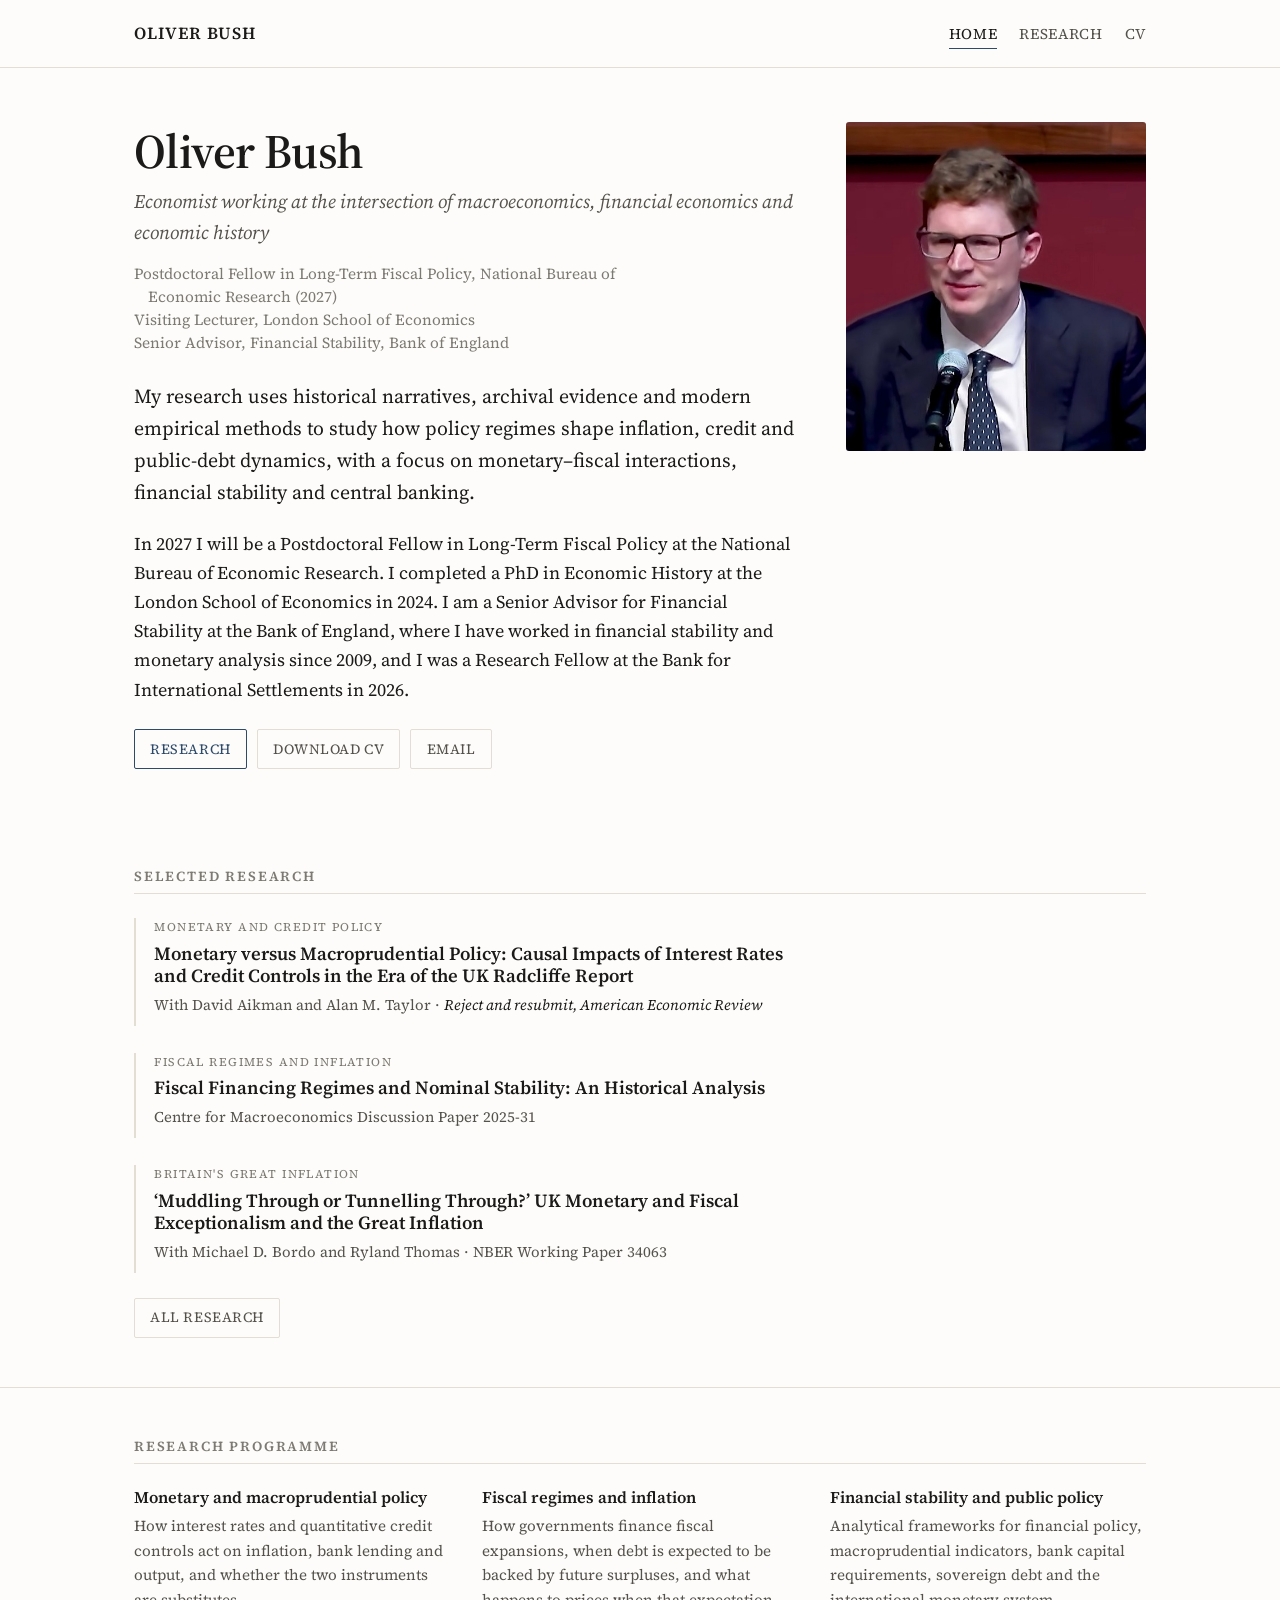
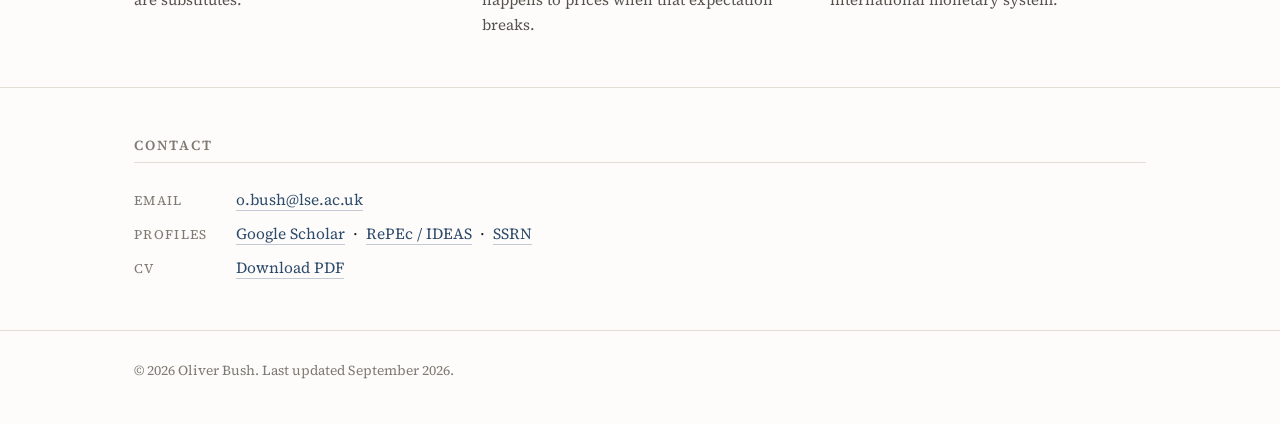
<file: index.html>
<!DOCTYPE html>
<html lang="en">
<head>
<meta charset="utf-8">
<meta name="viewport" content="width=device-width, initial-scale=1">
<title>Oliver Bush</title>
<meta name="description" content="Research on monetary-fiscal interactions, inflation, financial stability and central banking, using British and comparative economic history.">
<link rel="canonical" href="https://oliver-bush.github.io/">
<meta property="og:type" content="profile">
<meta property="og:title" content="Oliver Bush">
<meta property="og:description" content="Research on monetary-fiscal interactions, inflation, financial stability and central banking, using British and comparative economic history.">
<meta property="og:url" content="https://oliver-bush.github.io/">
<meta property="og:image" content="https://oliver-bush.github.io/assets/img/oliver-bush.jpg">
<meta name="twitter:card" content="summary">
<link rel="preconnect" href="https://fonts.googleapis.com">
<link rel="preconnect" href="https://fonts.gstatic.com" crossorigin>
<link href="https://fonts.googleapis.com/css2?family=Source+Serif+4:ital,opsz,wght@0,8..60,400;0,8..60,600;1,8..60,400&display=swap" rel="stylesheet">
<link rel="stylesheet" href="assets/css/style.css">
<script type="application/ld+json">
{
  "@context": "https://schema.org",
  "@type": "Person",
  "name": "Oliver Bush",
  "givenName": "Oliver",
  "familyName": "Bush",
  "url": "https://oliver-bush.github.io/",
  "image": "https://oliver-bush.github.io/assets/img/oliver-bush.jpg",
  "email": "mailto:o.bush@lse.ac.uk",
  "jobTitle": "Economist",
  "description": "Economist working at the intersection of macroeconomics, financial economics and economic history, with research on monetary-fiscal interactions, inflation, credit and financial stability.",
  "affiliation": [
    {
      "@type": "Organization",
      "name": "Bank of England",
      "url": "https://www.bankofengland.co.uk/"
    },
    {
      "@type": "CollegeOrUniversity",
      "name": "London School of Economics and Political Science",
      "url": "https://www.lse.ac.uk/"
    },
    {
      "@type": "Organization",
      "name": "National Bureau of Economic Research",
      "url": "https://www.nber.org/"
    }
  ],
  "alumniOf": [
    {
      "@type": "CollegeOrUniversity",
      "name": "London School of Economics and Political Science"
    },
    {
      "@type": "CollegeOrUniversity",
      "name": "Birkbeck, University of London"
    },
    {
      "@type": "CollegeOrUniversity",
      "name": "University of Oxford"
    }
  ],
  "knowsAbout": [
    "Macroeconomics",
    "Monetary economics",
    "Financial economics",
    "Economic history",
    "Monetary policy",
    "Fiscal policy",
    "Financial stability",
    "Inflation",
    "Central banking"
  ],
  "sameAs": [
    "https://ideas.repec.org/f/pbu393.html",
    "https://scholar.google.com/citations?user=twcPkzMAAAAJ",
    "https://papers.ssrn.com/sol3/cf_dev/AbsByAuth.cfm?per_id=1769771",
    "https://www.lse.ac.uk/people/oliver-bush"
  ]
}
</script>
</head>
<body>

<header class="site-head">
  <div class="wrap">
    <a class="brand" href="index.html">Oliver Bush</a>
    <nav class="main">
      <a href="index.html" aria-current="page">Home</a>
      <a href="research.html">Research</a>
      <a href="cv.html">CV</a>
    </nav>
  </div>
</header>

<main>

  <div class="wrap hero">
    <div>
      <h1 class="name">Oliver Bush</h1>
      <p class="role">Economist working at the intersection of macroeconomics,
        financial economics and economic history</p>
      <p class="affil">
        <span>Postdoctoral Fellow in Long-Term Fiscal Policy, National Bureau of Economic Research (2027)</span>
        <span>Visiting Lecturer, London School of Economics</span>
        <span>Senior Advisor, Financial Stability, Bank of England</span>
      </p>

      <p class="lede" style="margin-top:1.6rem">
        My research uses historical narratives, archival evidence and modern
        empirical methods to study how policy regimes shape inflation, credit and
        public-debt dynamics, with a focus on monetary–fiscal interactions,
        financial stability and central banking.
      </p>

      <p>
        In 2027 I will be a Postdoctoral Fellow in Long-Term Fiscal Policy at the
        National Bureau of Economic Research. I completed a PhD in Economic History
        at the London School of Economics in 2024. I am a Senior Advisor for Financial Stability at the Bank
        of England, where I have worked in financial stability and monetary
        analysis since 2009, and I was a Research Fellow at the Bank for
        International Settlements in 2026.
      </p>

      <div class="btn-row">
        <a class="btn primary" href="research.html">Research</a>
        <a class="btn" href="files/cv-oliver-bush.pdf?v=2026-11">Download CV</a>
        <a class="btn" href="mailto:o.bush@lse.ac.uk">Email</a>
      </div>
    </div>

    <figure class="portrait">
      <img src="assets/img/oliver-bush.jpg" width="535" height="585"
           alt="Oliver Bush speaking at a Hoover Institution conference.">
    </figure>
  </div>

  <section>
    <div class="wrap">
      <h2 class="section">Selected research</h2>
      <div class="selected papers">

        <article class="paper">
          <p class="kicker">Monetary and credit policy</p>
          <h3><a href="research.html#radcliffe">Monetary versus Macroprudential Policy: Causal Impacts of Interest Rates and Credit Controls in the Era of the UK Radcliffe Report</a></h3>
          <p class="meta">With David Aikman and Alan M. Taylor · <span class="status">Reject and resubmit, <em>American Economic Review</em></span></p>
        </article>

        <article class="paper">
          <p class="kicker">Fiscal regimes and inflation</p>
          <h3><a href="research.html#fiscal-financing">Fiscal Financing Regimes and Nominal Stability: An Historical Analysis</a></h3>
          <p class="meta">Centre for Macroeconomics Discussion Paper 2025-31</p>
        </article>

        <article class="paper">
          <p class="kicker">Britain's Great Inflation</p>
          <h3><a href="research.html#muddling">&lsquo;Muddling Through or Tunnelling Through?&rsquo; UK Monetary and Fiscal Exceptionalism and the Great Inflation</a></h3>
          <p class="meta">With Michael D. Bordo and Ryland Thomas · NBER Working Paper 34063</p>
        </article>

      </div>
      <div class="btn-row">
        <a class="btn" href="research.html">All research</a>
      </div>
    </div>
  </section>

  <section>
    <div class="wrap">
      <h2 class="section">Research programme</h2>
      <div class="themes">
        <div>
          <h3>Monetary and macroprudential policy</h3>
          <p>How interest rates and quantitative credit controls act on inflation, bank lending and output, and whether the two instruments are substitutes.</p>
        </div>
        <div>
          <h3>Fiscal regimes and inflation</h3>
          <p>How governments finance fiscal expansions, when debt is expected to be backed by future surpluses, and what happens to prices when that expectation breaks.</p>
        </div>
        <div>
          <h3>Financial stability and public policy</h3>
          <p>Analytical frameworks for financial policy, macroprudential indicators, bank capital requirements, sovereign debt and the international monetary system.</p>
        </div>
      </div>
    </div>
  </section>

  <section>
    <div class="wrap narrow contact">
      <h2 class="section">Contact</h2>
      <dl>
        <dt>Email</dt>
        <dd><a href="mailto:o.bush@lse.ac.uk">o.bush@lse.ac.uk</a></dd>
        <dt>Profiles</dt>
        <dd>
          <a href="https://scholar.google.com/citations?user=twcPkzMAAAAJ">Google Scholar</a> &nbsp;·&nbsp;
          <a href="https://ideas.repec.org/f/pbu393.html">RePEc / IDEAS</a> &nbsp;·&nbsp;
          <a href="https://papers.ssrn.com/sol3/cf_dev/AbsByAuth.cfm?per_id=1769771">SSRN</a>
        </dd>
        <dt>CV</dt>
        <dd><a href="files/cv-oliver-bush.pdf?v=2026-11">Download PDF</a></dd>
      </dl>
    </div>
  </section>

</main>

<footer class="site-foot">
  <div class="wrap">
    <p>© <span id="yr">2026</span> Oliver Bush. Last updated September 2026.</p>
  </div>
</footer>
<script>document.getElementById('yr').textContent=new Date().getFullYear();</script>

</body>
</html>
</file>
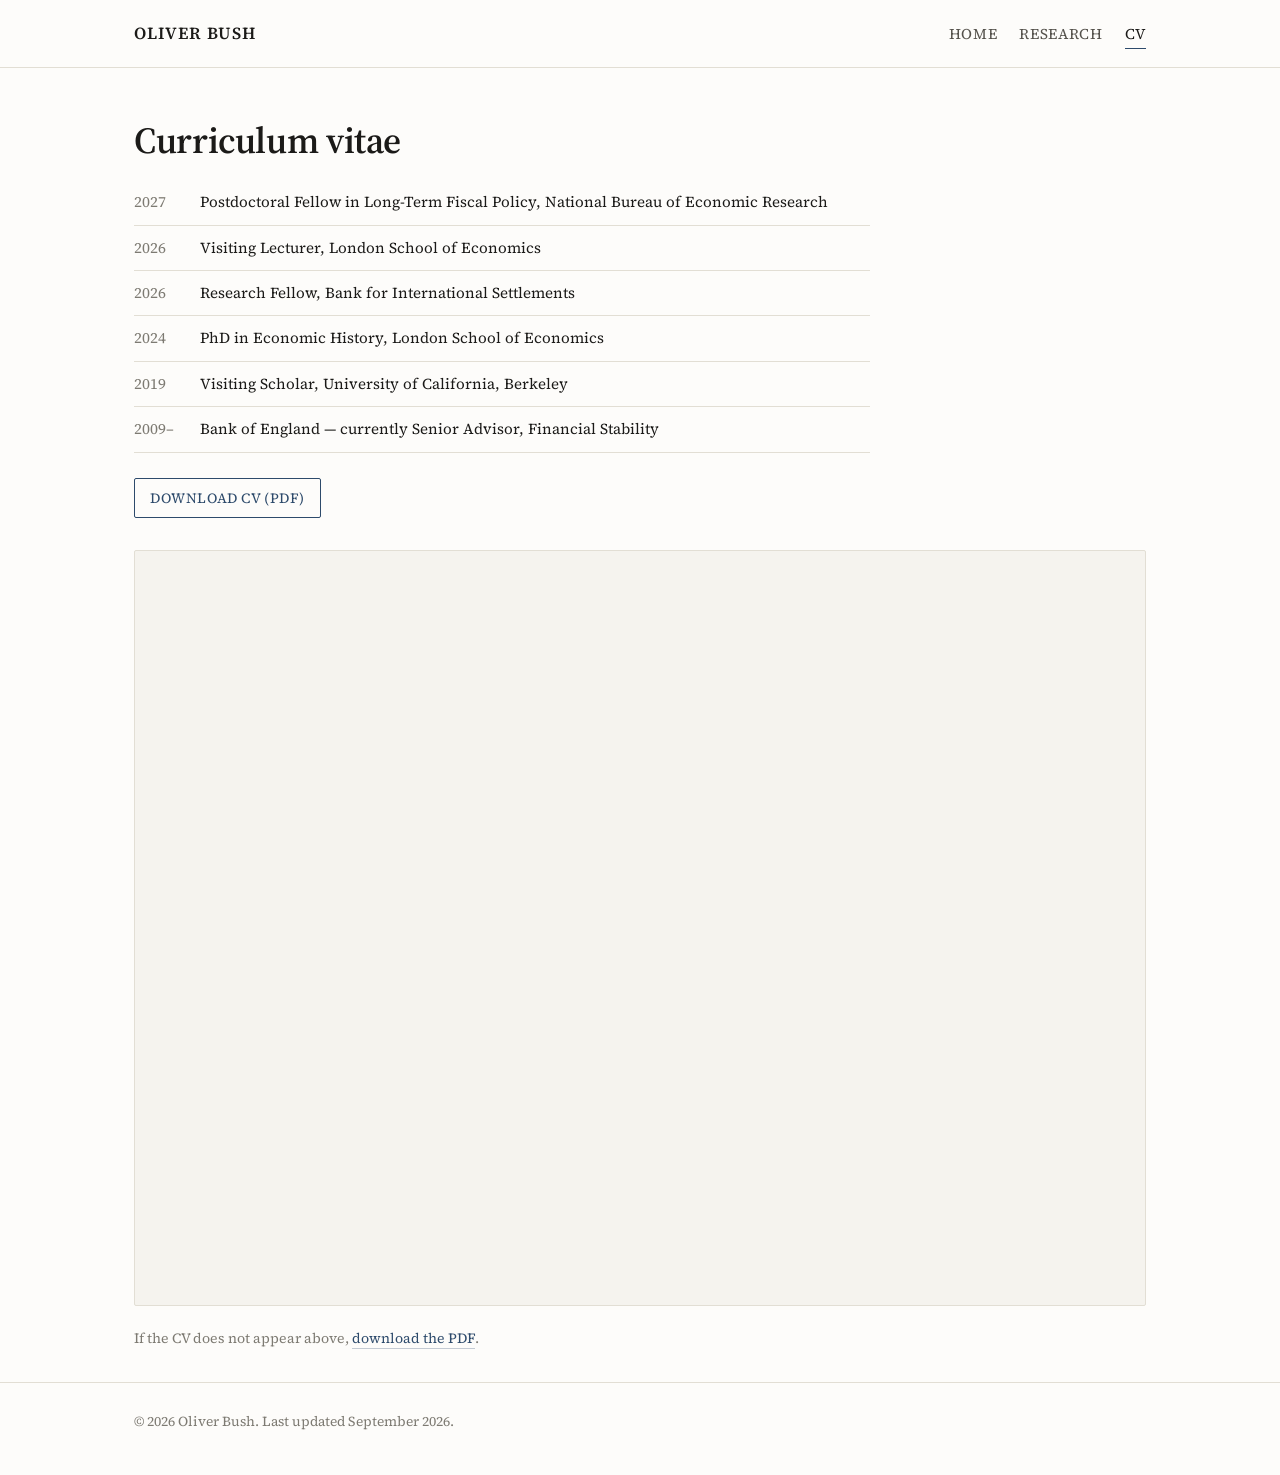
<file: cv.html>
<!DOCTYPE html>
<html lang="en">
<head>
<meta charset="utf-8">
<meta name="viewport" content="width=device-width, initial-scale=1">
<title>CV | Oliver Bush</title>
<meta name="description" content="Curriculum vitae of Oliver Bush, economist working at the intersection of macroeconomics, financial economics and economic history.">
<link rel="canonical" href="https://oliver-bush.github.io/cv.html">
<link rel="preconnect" href="https://fonts.googleapis.com">
<link rel="preconnect" href="https://fonts.gstatic.com" crossorigin>
<link href="https://fonts.googleapis.com/css2?family=Source+Serif+4:ital,opsz,wght@0,8..60,400;0,8..60,600;1,8..60,400&display=swap" rel="stylesheet">
<link rel="stylesheet" href="assets/css/style.css">
</head>
<body>

<header class="site-head">
  <div class="wrap">
    <a class="brand" href="index.html">Oliver Bush</a>
    <nav class="main">
      <a href="index.html">Home</a>
      <a href="research.html">Research</a>
      <a href="cv.html" aria-current="page">CV</a>
    </nav>
  </div>
</header>

<main>

  <section style="padding-bottom:2rem">
    <div class="wrap">
      <h1 class="page-title">Curriculum vitae</h1>

      <div class="table-scroll" style="max-width:46rem">
        <table>
          <tbody>
            <tr><td class="year">2027</td><td>Postdoctoral Fellow in Long-Term Fiscal Policy, National Bureau of Economic Research</td></tr>
            <tr><td class="year">2026</td><td>Visiting Lecturer, London School of Economics</td></tr>
            <tr><td class="year">2026</td><td>Research Fellow, Bank for International Settlements</td></tr>
            <tr><td class="year">2024</td><td>PhD in Economic History, London School of Economics</td></tr>
            <tr><td class="year">2019</td><td>Visiting Scholar, University of California, Berkeley</td></tr>
            <tr><td class="year">2009&ndash;</td><td>Bank of England &mdash; currently Senior Advisor, Financial Stability</td></tr>
          </tbody>
        </table>
      </div>

      <div class="btn-row">
        <a class="btn primary" href="files/cv-oliver-bush.pdf?v=2026-11">Download CV (PDF)</a>
      </div>

      <p class="cv-embed-note" style="margin-top:1.6rem">
        The full CV is available as a PDF using the button above.
      </p>

      <iframe class="cv-embed" style="margin-top:2rem"
              src="files/cv-oliver-bush.pdf?v=2026-11#view=FitH"
              title="Curriculum vitae of Oliver Bush (PDF)"></iframe>
      <p class="embed-fallback">
        If the CV does not appear above,
        <a href="files/cv-oliver-bush.pdf?v=2026-11">download the PDF</a>.
      </p>
    </div>
  </section>

</main>

<footer class="site-foot">
  <div class="wrap">
    <p>© <span id="yr">2026</span> Oliver Bush. Last updated September 2026.</p>
  </div>
</footer>
<script>document.getElementById('yr').textContent=new Date().getFullYear();</script>

</body>
</html>
</file>
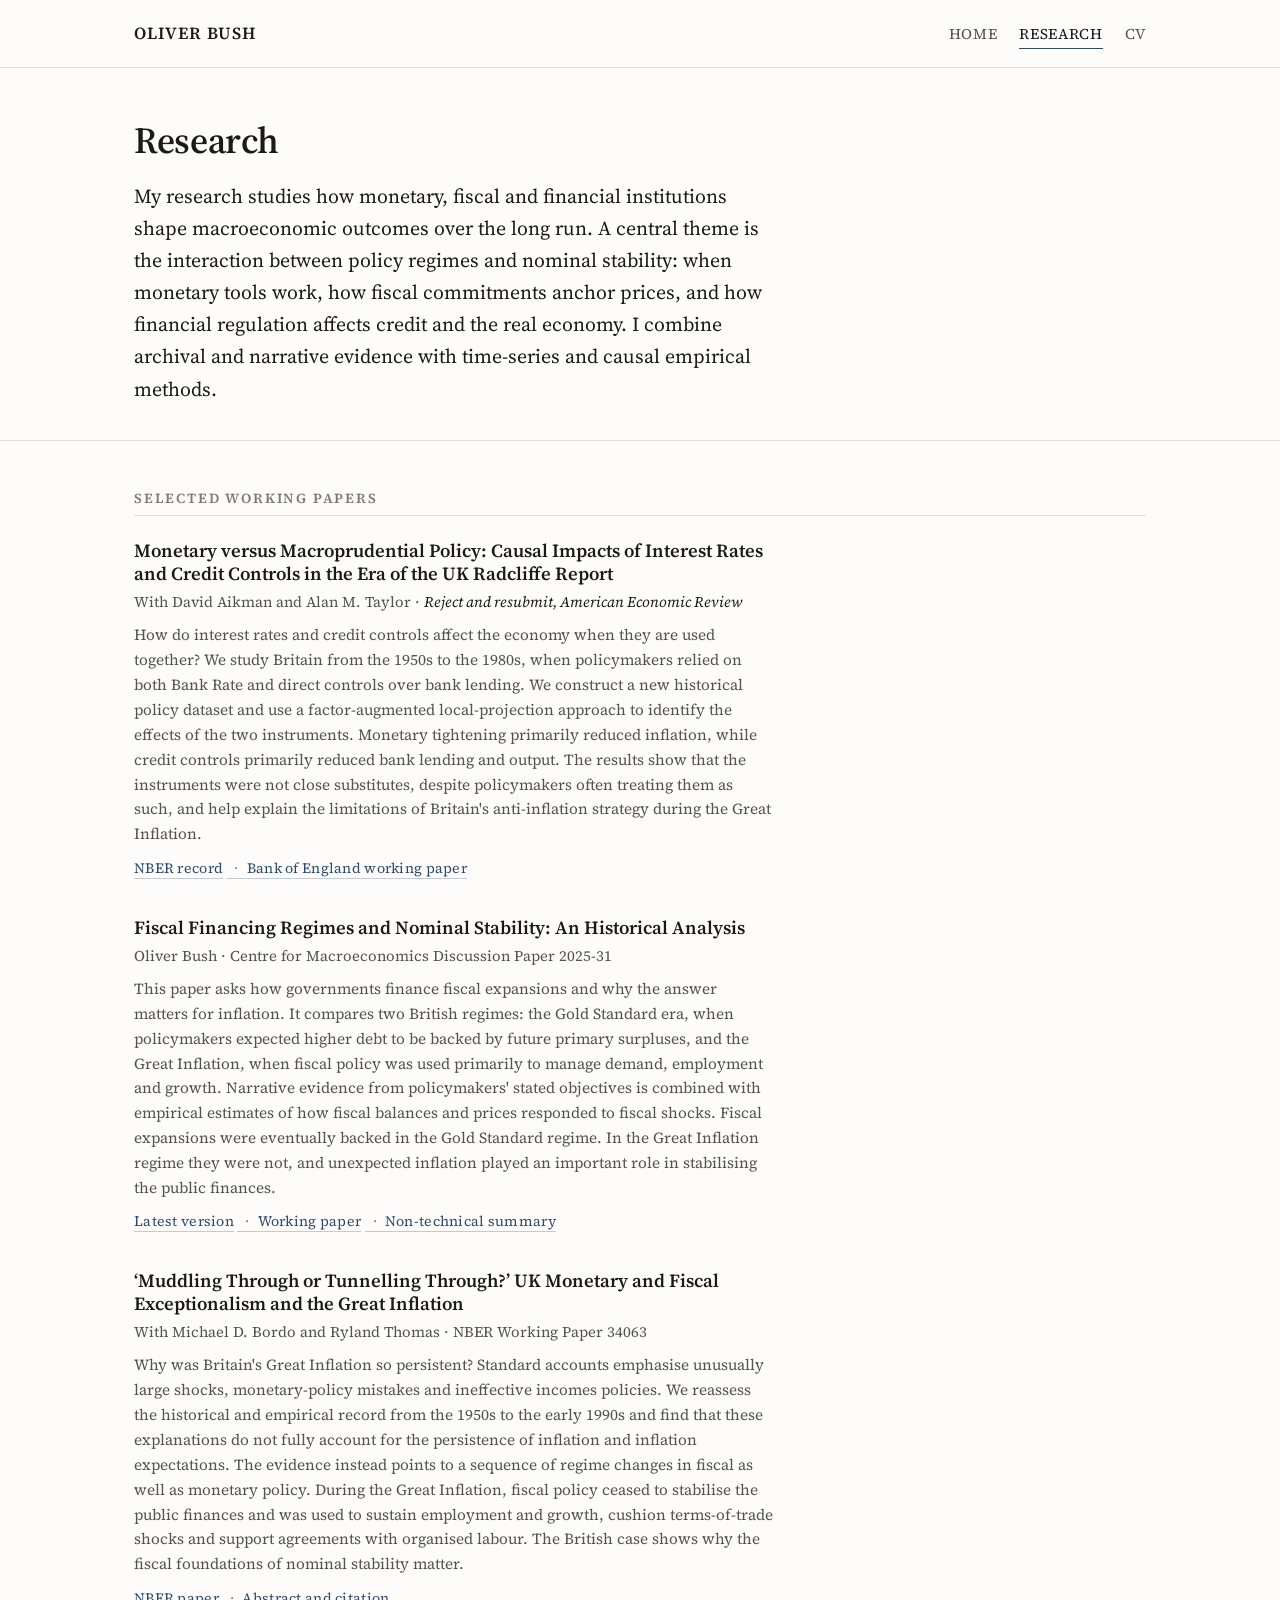
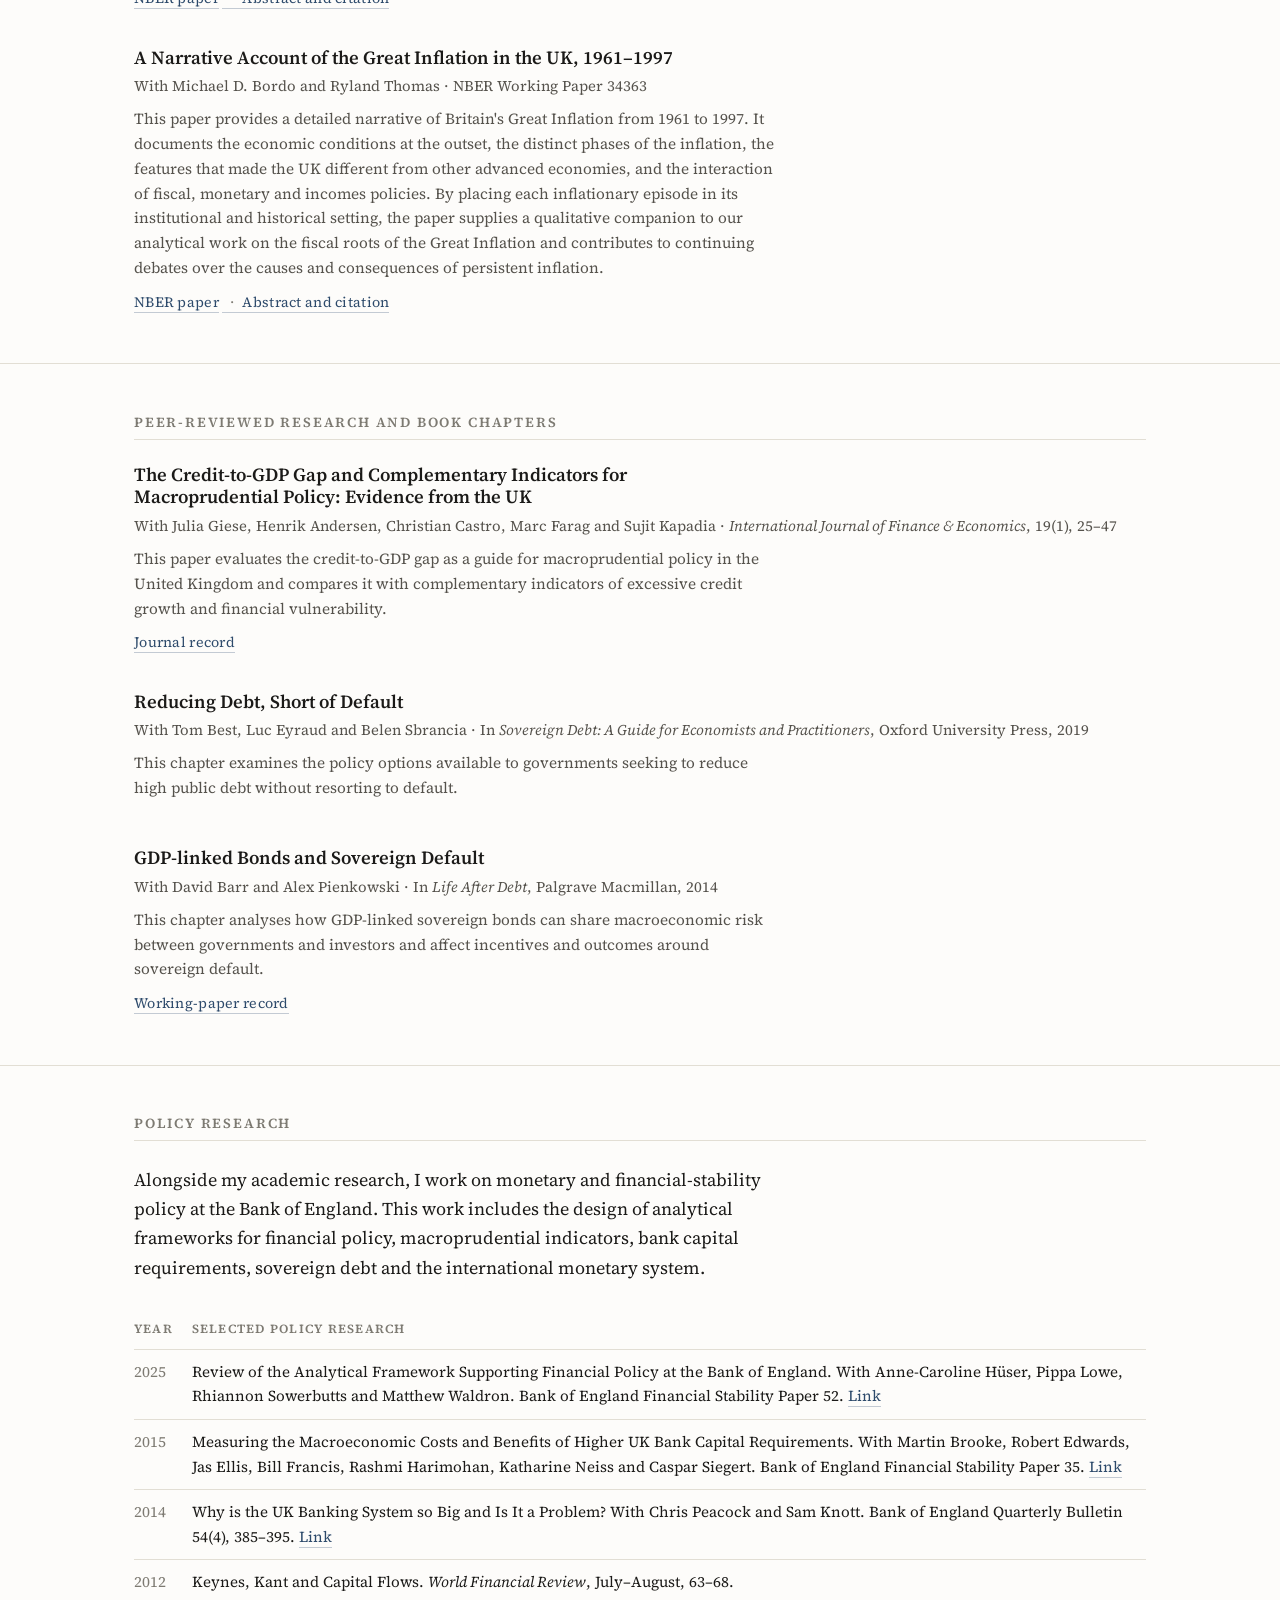
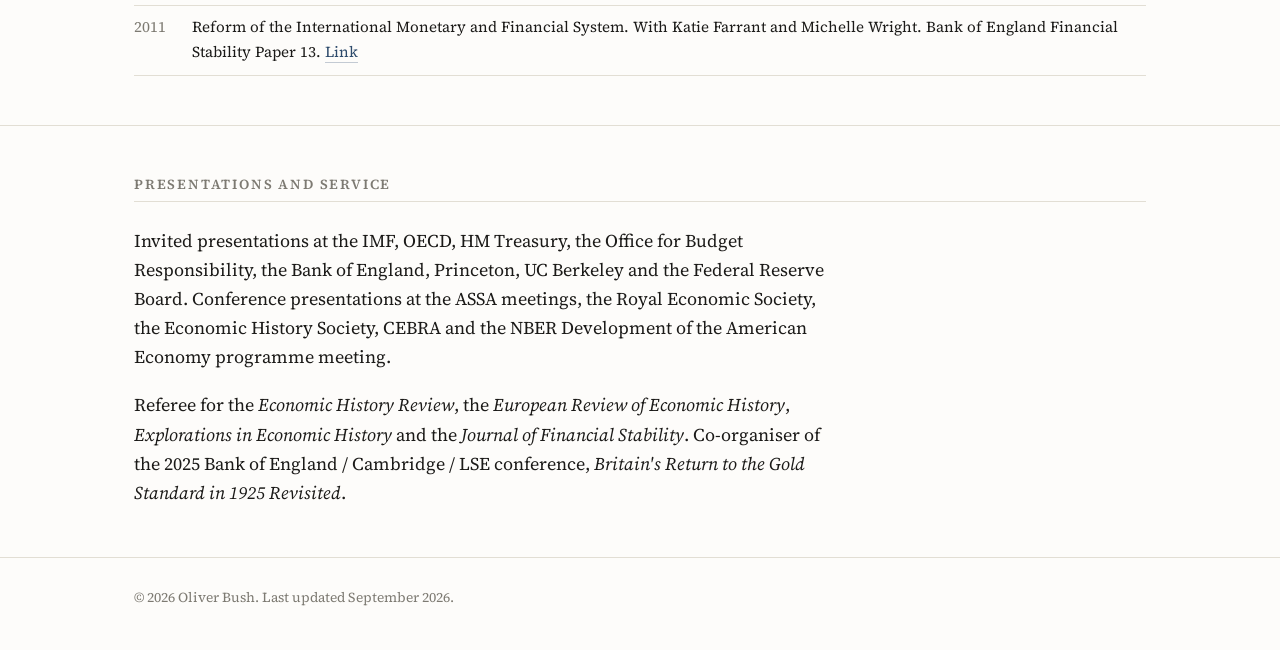
<file: research.html>
<!DOCTYPE html>
<html lang="en">
<head>
<meta charset="utf-8">
<meta name="viewport" content="width=device-width, initial-scale=1">
<title>Research | Oliver Bush</title>
<meta name="description" content="Working papers, peer-reviewed research and policy research by Oliver Bush on monetary-fiscal interactions, inflation, credit controls and financial stability.">
<link rel="canonical" href="https://oliver-bush.github.io/research.html">
<link rel="preconnect" href="https://fonts.googleapis.com">
<link rel="preconnect" href="https://fonts.gstatic.com" crossorigin>
<link href="https://fonts.googleapis.com/css2?family=Source+Serif+4:ital,opsz,wght@0,8..60,400;0,8..60,600;1,8..60,400&display=swap" rel="stylesheet">
<link rel="stylesheet" href="assets/css/style.css">
</head>
<body>

<header class="site-head">
  <div class="wrap">
    <a class="brand" href="index.html">Oliver Bush</a>
    <nav class="main">
      <a href="index.html">Home</a>
      <a href="research.html" aria-current="page">Research</a>
      <a href="cv.html">CV</a>
    </nav>
  </div>
</header>

<main>

  <section style="padding-bottom:2.2rem">
    <div class="wrap">
      <h1 class="page-title">Research</h1>
      <p class="lede" style="max-width:40rem">
        My research studies how monetary, fiscal and financial institutions shape
        macroeconomic outcomes over the long run. A central theme is the interaction
        between policy regimes and nominal stability: when monetary tools work, how
        fiscal commitments anchor prices, and how financial regulation affects credit
        and the real economy. I combine archival and narrative evidence with
        time-series and causal empirical methods.
      </p>
    </div>
  </section>

  <section>
    <div class="wrap">
      <h2 class="section">Selected working papers</h2>
      <div class="papers">

        <article class="paper" id="radcliffe">
          <h3>Monetary versus Macroprudential Policy: Causal Impacts of Interest Rates and Credit Controls in the Era of the UK Radcliffe Report</h3>
          <p class="meta">With David Aikman and Alan M. Taylor · <span class="status">Reject and resubmit, <em>American Economic Review</em></span></p>
          <p class="abstract">
            How do interest rates and credit controls affect the economy when they are
            used together? We study Britain from the 1950s to the 1980s, when
            policymakers relied on both Bank Rate and direct controls over bank lending.
            We construct a new historical policy dataset and use a factor-augmented
            local-projection approach to identify the effects of the two instruments.
            Monetary tightening primarily reduced inflation, while credit controls
            primarily reduced bank lending and output. The results show that the
            instruments were not close substitutes, despite policymakers often treating
            them as such, and help explain the limitations of Britain's anti-inflation
            strategy during the Great Inflation.
          </p>
          <p class="links">
            <a href="https://www.nber.org/papers/w22380">NBER record</a>
            <a href="https://www.bankofengland.co.uk/working-paper/2016/monetary-versus-macroprudential-policies-causal-impacts-of-interest-rates-and-credit-controls">Bank of England working paper</a>
          </p>
        </article>

        <article class="paper" id="fiscal-financing">
          <h3>Fiscal Financing Regimes and Nominal Stability: An Historical Analysis</h3>
          <p class="meta">Oliver Bush · Centre for Macroeconomics Discussion Paper 2025-31</p>
          <p class="abstract">
            This paper asks how governments finance fiscal expansions and why the answer
            matters for inflation. It compares two British regimes: the Gold Standard
            era, when policymakers expected higher debt to be backed by future primary
            surpluses, and the Great Inflation, when fiscal policy was used primarily to
            manage demand, employment and growth. Narrative evidence from policymakers'
            stated objectives is combined with empirical estimates of how fiscal balances
            and prices responded to fiscal shocks. Fiscal expansions were eventually
            backed in the Gold Standard regime. In the Great Inflation regime they were
            not, and unexpected inflation played an important role in stabilising the
            public finances.
          </p>
          <p class="links">
            <a href="files/fiscal-financing-regimes.pdf?v=2026-11">Latest version</a>
            <a href="https://www.lse.ac.uk/CFM/assets/pdf/CFM-Discussion-Papers-2025/CFMDP2025-31-Paper.pdf">Working paper</a>
            <a href="https://www.lse.ac.uk/CFM/assets/pdf/CFM-Discussion-Papers-2025/CFMDP2025-31-Summary.pdf">Non-technical summary</a>
          </p>
        </article>

        <article class="paper" id="muddling">
          <h3>&lsquo;Muddling Through or Tunnelling Through?&rsquo; UK Monetary and Fiscal Exceptionalism and the Great Inflation</h3>
          <p class="meta">With Michael D. Bordo and Ryland Thomas · NBER Working Paper 34063</p>
          <p class="abstract">
            Why was Britain's Great Inflation so persistent? Standard accounts emphasise
            unusually large shocks, monetary-policy mistakes and ineffective incomes
            policies. We reassess the historical and empirical record from the 1950s to
            the early 1990s and find that these explanations do not fully account for the
            persistence of inflation and inflation expectations. The evidence instead
            points to a sequence of regime changes in fiscal as well as monetary policy.
            During the Great Inflation, fiscal policy ceased to stabilise the public
            finances and was used to sustain employment and growth, cushion
            terms-of-trade shocks and support agreements with organised labour. The
            British case shows why the fiscal foundations of nominal stability matter.
          </p>
          <p class="links">
            <a href="https://www.nber.org/papers/w34063">NBER paper</a>
            <a href="https://ideas.repec.org/p/nbr/nberwo/34063.html">Abstract and citation</a>
          </p>
        </article>

        <article class="paper" id="narrative">
          <h3>A Narrative Account of the Great Inflation in the UK, 1961&ndash;1997</h3>
          <p class="meta">With Michael D. Bordo and Ryland Thomas · NBER Working Paper 34363</p>
          <p class="abstract">
            This paper provides a detailed narrative of Britain's Great Inflation from
            1961 to 1997. It documents the economic conditions at the outset, the
            distinct phases of the inflation, the features that made the UK different
            from other advanced economies, and the interaction of fiscal, monetary and
            incomes policies. By placing each inflationary episode in its institutional
            and historical setting, the paper supplies a qualitative companion to our
            analytical work on the fiscal roots of the Great Inflation and contributes to
            continuing debates over the causes and consequences of persistent inflation.
          </p>
          <p class="links">
            <a href="https://www.nber.org/papers/w34363">NBER paper</a>
            <a href="https://ideas.repec.org/p/nbr/nberwo/34363.html">Abstract and citation</a>
          </p>
        </article>

      </div>
    </div>
  </section>

  <section>
    <div class="wrap">
      <h2 class="section">Peer-reviewed research and book chapters</h2>
      <div class="papers">

        <article class="paper">
          <h3>The Credit-to-GDP Gap and Complementary Indicators for Macroprudential Policy: Evidence from the UK</h3>
          <p class="meta">With Julia Giese, Henrik Andersen, Christian Castro, Marc Farag and Sujit Kapadia · <em>International Journal of Finance &amp; Economics</em>, 19(1), 25&ndash;47</p>
          <p class="abstract">
            This paper evaluates the credit-to-GDP gap as a guide for macroprudential
            policy in the United Kingdom and compares it with complementary indicators of
            excessive credit growth and financial vulnerability.
          </p>
          <p class="links">
            <a href="https://ideas.repec.org/a/wly/ijfiec/v19y2014i1p25-47.html">Journal record</a>
          </p>
        </article>

        <article class="paper">
          <h3>Reducing Debt, Short of Default</h3>
          <p class="meta">With Tom Best, Luc Eyraud and Belen Sbrancia · In <em>Sovereign Debt: A Guide for Economists and Practitioners</em>, Oxford University Press, 2019</p>
          <p class="abstract">
            This chapter examines the policy options available to governments seeking to
            reduce high public debt without resorting to default.
          </p>
        </article>

        <article class="paper">
          <h3>GDP-linked Bonds and Sovereign Default</h3>
          <p class="meta">With David Barr and Alex Pienkowski · In <em>Life After Debt</em>, Palgrave Macmillan, 2014</p>
          <p class="abstract">
            This chapter analyses how GDP-linked sovereign bonds can share macroeconomic
            risk between governments and investors and affect incentives and outcomes
            around sovereign default.
          </p>
          <p class="links">
            <a href="https://ideas.repec.org/p/boe/boeewp/0484.html">Working-paper record</a>
          </p>
        </article>

      </div>
    </div>
  </section>

  <section>
    <div class="wrap">
      <h2 class="section">Policy research</h2>
      <p style="max-width:40rem">
        Alongside my academic research, I work on monetary and financial-stability
        policy at the Bank of England. This work includes the design of analytical
        frameworks for financial policy, macroprudential indicators, bank capital
        requirements, sovereign debt and the international monetary system.
      </p>
      <div class="table-scroll" style="margin-top:1.7rem">
        <table>
          <thead>
            <tr><th scope="col">Year</th><th scope="col">Selected policy research</th></tr>
          </thead>
          <tbody>
            <tr>
              <td class="year">2025</td>
              <td>Review of the Analytical Framework Supporting Financial Policy at the Bank of England. With Anne-Caroline Hüser, Pippa Lowe, Rhiannon Sowerbutts and Matthew Waldron. Bank of England Financial Stability Paper 52. <a href="https://www.bankofengland.co.uk/financial-stability-paper/2025/review-of-the-analytical-framework-supporting-financial-policy-at-the-boe">Link</a></td>
            </tr>
            <tr>
              <td class="year">2015</td>
              <td>Measuring the Macroeconomic Costs and Benefits of Higher UK Bank Capital Requirements. With Martin Brooke, Robert Edwards, Jas Ellis, Bill Francis, Rashmi Harimohan, Katharine Neiss and Caspar Siegert. Bank of England Financial Stability Paper 35. <a href="https://www.bankofengland.co.uk/financial-stability-paper/2015/measuring-the-macroeconomic-costs-and-benefits-of-higher-uk-bank-capital-requirements">Link</a></td>
            </tr>
            <tr>
              <td class="year">2014</td>
              <td>Why is the UK Banking System so Big and Is It a Problem? With Chris Peacock and Sam Knott. Bank of England Quarterly Bulletin 54(4), 385&ndash;395. <a href="https://ideas.repec.org/a/boe/qbullt/0157.html">Link</a></td>
            </tr>
            <tr>
              <td class="year">2012</td>
              <td>Keynes, Kant and Capital Flows. <em>World Financial Review</em>, July&ndash;August, 63&ndash;68.</td>
            </tr>
            <tr>
              <td class="year">2011</td>
              <td>Reform of the International Monetary and Financial System. With Katie Farrant and Michelle Wright. Bank of England Financial Stability Paper 13. <a href="https://ideas.repec.org/p/boe/finsta/0013.html">Link</a></td>
            </tr>
          </tbody>
        </table>
      </div>
    </div>
  </section>

  <section>
    <div class="wrap narrow">
      <h2 class="section">Presentations and service</h2>
      <p>
        Invited presentations at the IMF, OECD, HM Treasury, the Office for Budget
        Responsibility, the Bank of England, Princeton, UC Berkeley and the Federal
        Reserve Board. Conference presentations at the ASSA meetings, the Royal Economic
        Society, the Economic History Society, CEBRA and the NBER Development of the
        American Economy programme meeting.
      </p>
      <p>
        Referee for the <em>Economic History Review</em>, the <em>European Review of
        Economic History</em>, <em>Explorations in Economic History</em> and the
        <em>Journal of Financial Stability</em>. Co-organiser of the 2025 Bank of
        England / Cambridge / LSE conference, <em>Britain's Return to the Gold Standard
        in 1925 Revisited</em>.
      </p>
    </div>
  </section>

</main>

<footer class="site-foot">
  <div class="wrap">
    <p>© <span id="yr">2026</span> Oliver Bush. Last updated September 2026.</p>
  </div>
</footer>
<script>document.getElementById('yr').textContent=new Date().getFullYear();</script>

</body>
</html>
</file>
<file: assets/css/style.css>
/* Oliver Bush — academic site
   Palette and type are defined once here. */

:root {
  --bg:        #fdfcfa;
  --bg-soft:   #f5f3ee;
  --rule:      #e2ded4;
  --ink:       #1b1a18;
  --ink-soft:  #55524c;
  --ink-faint: #7d7a72;
  --accent:    #2d4a6b;
  --maxw:      1060px;
  --measure:   40rem;
}
:root {
  --accent-dk: #1c3049;
}

@media (prefers-color-scheme: dark) {
  :root {
    --bg:        #16171a;
    --bg-soft:   #1e2024;
    --rule:      #32353b;
    --ink:       #e8e6e1;
    --ink-soft:  #b3afa7;
    --ink-faint: #8a867e;
    --accent:    #9cc0e4;
    --accent-dk: #c2d8ef;
  }
}

*, *::before, *::after { box-sizing: border-box; }

html { -webkit-text-size-adjust: 100%; }

body {
  margin: 0;
  background: var(--bg);
  color: var(--ink);
  font-family: "Source Serif 4", "Iowan Old Style", Charter, Georgia, "Times New Roman", serif;
  font-size: 18px;
  line-height: 1.62;
  -webkit-font-smoothing: antialiased;
}

@media (max-width: 640px) { body { font-size: 17px; } }

a { color: var(--accent); text-decoration: none; border-bottom: 1px solid rgba(45,74,107,.28); }
a:hover { border-bottom-color: currentColor; }
@media (prefers-color-scheme: dark) { a { border-bottom-color: rgba(156,192,228,.35); } }

img { max-width: 100%; display: block; }

.wrap { max-width: var(--maxw); margin: 0 auto; padding-inline: 24px; }

/* "narrow" keeps the left edge flush with the rest of the page and only
   constrains the measure of the running text. */
.narrow > p,
.narrow > .lede,
.narrow > dl,
.narrow > .papers,
.narrow > .table-scroll,
.narrow > .page-title,
.narrow > .meta { max-width: 44rem; }

/* ---------- header ---------- */

.site-head {
  border-bottom: 1px solid var(--rule);
  background: var(--bg);
}
.site-head .wrap {
  display: flex;
  flex-wrap: wrap;
  align-items: baseline;
  justify-content: space-between;
  gap: 8px 28px;
  padding-block: 20px 18px;
}
.brand {
  font-size: 1.06rem;
  letter-spacing: .055em;
  text-transform: uppercase;
  color: var(--ink);
  border: 0;
  font-weight: 600;
}
.brand:hover { color: var(--accent); }

nav.main { display: flex; flex-wrap: wrap; gap: 22px; }
nav.main a {
  font-size: .93rem;
  letter-spacing: .045em;
  text-transform: uppercase;
  color: var(--ink-soft);
  border: 0;
  padding-bottom: 2px;
}
nav.main a:hover { color: var(--accent); }
nav.main a[aria-current="page"] {
  color: var(--ink);
  border-bottom: 1.5px solid var(--accent);
}

/* ---------- type ---------- */

h1, h2, h3 { line-height: 1.22; font-weight: 600; margin: 0; }

h1.name {
  font-size: clamp(2.1rem, 5.4vw, 3rem);
  letter-spacing: -.012em;
  margin-bottom: .28rem;
}
h1.page-title {
  font-size: clamp(1.8rem, 4.2vw, 2.3rem);
  letter-spacing: -.01em;
  margin-bottom: 1.1rem;
}
.role {
  font-size: clamp(1.06rem, 2.4vw, 1.2rem);
  color: var(--ink-soft);
  margin: 0 0 .9rem;
  font-style: italic;
}
.affil {
  font-size: .96rem;
  color: var(--ink-faint);
  margin: 0;
  line-height: 1.5;
}
/* each role is one block; a role that wraps gets a hanging indent so its
   continuation reads as part of the same entry, not a separate affiliation */
.affil span {
  display: block;
  text-indent: -0.9em;
  padding-left: 0.9em;
  max-width: 34rem;
}

h2.section {
  font-size: .87rem;
  letter-spacing: .13em;
  text-transform: uppercase;
  color: var(--ink-faint);
  font-weight: 600;
  padding-bottom: .5rem;
  border-bottom: 1px solid var(--rule);
  margin-bottom: 1.5rem;
}

.lede {
  font-size: 1.1em;
  color: var(--ink);
}

p { margin: 0 0 1.05em; }
p:last-child { margin-bottom: 0; }

/* ---------- layout blocks ---------- */

section { padding-block: 3.1rem; }
section + section { border-top: 1px solid var(--rule); }
@media (max-width: 640px) { section { padding-block: 2.4rem; } }

.hero {
  display: grid;
  grid-template-columns: minmax(0, 1fr) 300px;
  gap: 48px;
  align-items: start;
  padding-block: 3.4rem 3.1rem;
}
@media (max-width: 780px) {
  .hero { grid-template-columns: 1fr; gap: 28px; padding-block: 2.4rem; }
  .portrait { max-width: 200px; order: -1; margin: 0; }
}
.portrait { margin: 0; }
.portrait img {
  width: 100%;
  height: auto;
  border-radius: 3px;
  filter: saturate(.94);
}
.portrait figcaption {
  font-size: .78rem;
  color: var(--ink-faint);
  margin-top: .5rem;
}

/* ---------- buttons ---------- */

.btn-row { display: flex; flex-wrap: wrap; gap: 10px; margin-top: 1.6rem; }
.btn {
  display: inline-block;
  border: 1px solid var(--rule);
  border-radius: 2px;
  padding: .46rem .95rem;
  font-size: .88rem;
  letter-spacing: .04em;
  text-transform: uppercase;
  color: var(--ink-soft);
  background: transparent;
}
.btn:hover { border-color: var(--accent); color: var(--accent); background: var(--bg-soft); }
.btn.primary { border-color: var(--accent); color: var(--accent); }

/* ---------- paper entries ---------- */

.papers { display: flex; flex-direction: column; gap: 2.3rem; }
.papers.tight { gap: 1.5rem; }

.paper .kicker {
  font-size: .74rem;
  letter-spacing: .12em;
  text-transform: uppercase;
  color: var(--ink-faint);
  margin-bottom: .34rem;
}
.paper h3 {
  font-size: 1.16rem;
  margin-bottom: .3rem;
  max-width: var(--measure);
}
.paper h3 a { color: var(--ink); border: 0; }
.paper h3 a:hover { color: var(--accent); }
.paper .meta {
  font-size: .93rem;
  color: var(--ink-soft);
  margin-bottom: .55rem;
}
.paper .meta .status {
  color: var(--ink);
  font-style: italic;
}
.paper .abstract {
  max-width: var(--measure);
  font-size: .96rem;
  color: var(--ink-soft);
  margin-bottom: .6rem;
}
.paper .links {
  font-size: .89rem;
  letter-spacing: .02em;
}
.paper .links a + a::before {
  content: "·";
  color: var(--ink-faint);
  margin: 0 .5rem;
  border: 0;
  display: inline-block;
}

/* selected-research cards on the home page */
.selected { display: grid; gap: 1.7rem; }
.selected .paper {
  border-left: 2px solid var(--rule);
  padding-left: 1.15rem;
}
.selected .paper:hover { border-left-color: var(--accent); }

/* ---------- themes ---------- */

.themes { display: grid; grid-template-columns: repeat(3, 1fr); gap: 2rem; }
@media (max-width: 780px) { .themes { grid-template-columns: 1fr; gap: 1.5rem; } }
.themes h3 { font-size: 1.02rem; margin-bottom: .4rem; }
.themes p { font-size: .95rem; color: var(--ink-soft); }

/* ---------- tables ---------- */

.table-scroll { overflow-x: auto; }
table { border-collapse: collapse; width: 100%; font-size: .95rem; }
th, td { text-align: left; padding: .62rem 1rem .62rem 0; vertical-align: top; border-bottom: 1px solid var(--rule); }
th { font-weight: 600; color: var(--ink-faint); font-size: .78rem; letter-spacing: .1em; text-transform: uppercase; }
td.year, td.ch { white-space: nowrap; color: var(--ink-faint); width: 1%; padding-right: 1.6rem; }

/* ---------- contact ---------- */

.contact dl { display: grid; grid-template-columns: max-content 1fr; gap: .55rem 1.8rem; margin: 0; font-size: .97rem; }
.contact dt { color: var(--ink-faint); font-size: .82rem; letter-spacing: .1em; text-transform: uppercase; padding-top: .18em; }
.contact dd { margin: 0; }
@media (max-width: 520px) { .contact dl { grid-template-columns: 1fr; gap: .1rem 0; } .contact dd { margin-bottom: .8rem; } }

/* ---------- cv embed ---------- */

.cv-embed {
  width: 100%;
  height: min(84vh, 1000px);
  border: 1px solid var(--rule);
  border-radius: 2px;
  background: var(--bg-soft);
}
@media (max-width: 780px) { .cv-embed { display: none; } }
.cv-embed-note { display: none; font-size: .95rem; color: var(--ink-soft); }
@media (max-width: 780px) { .cv-embed-note { display: block; } }
.embed-fallback { margin-top: .8rem; font-size: .88rem; color: var(--ink-faint); }
@media (max-width: 780px) { .embed-fallback { display: none; } }

/* ---------- footer ---------- */

.site-foot {
  border-top: 1px solid var(--rule);
  margin-top: 0;
  padding-block: 1.8rem 2.6rem;
  font-size: .86rem;
  color: var(--ink-faint);
}
.site-foot a { color: var(--ink-faint); }
.site-foot a:hover { color: var(--accent); }

ul.plain { margin: 0; padding-left: 1.15rem; }
ul.plain li { margin-bottom: .45rem; }

.note {
  font-size: .9rem;
  color: var(--ink-soft);
  background: var(--bg-soft);
  border-left: 2px solid var(--rule);
  padding: .8rem 1rem;
  margin-top: 1.6rem;
  max-width: var(--measure);
}
</file>
